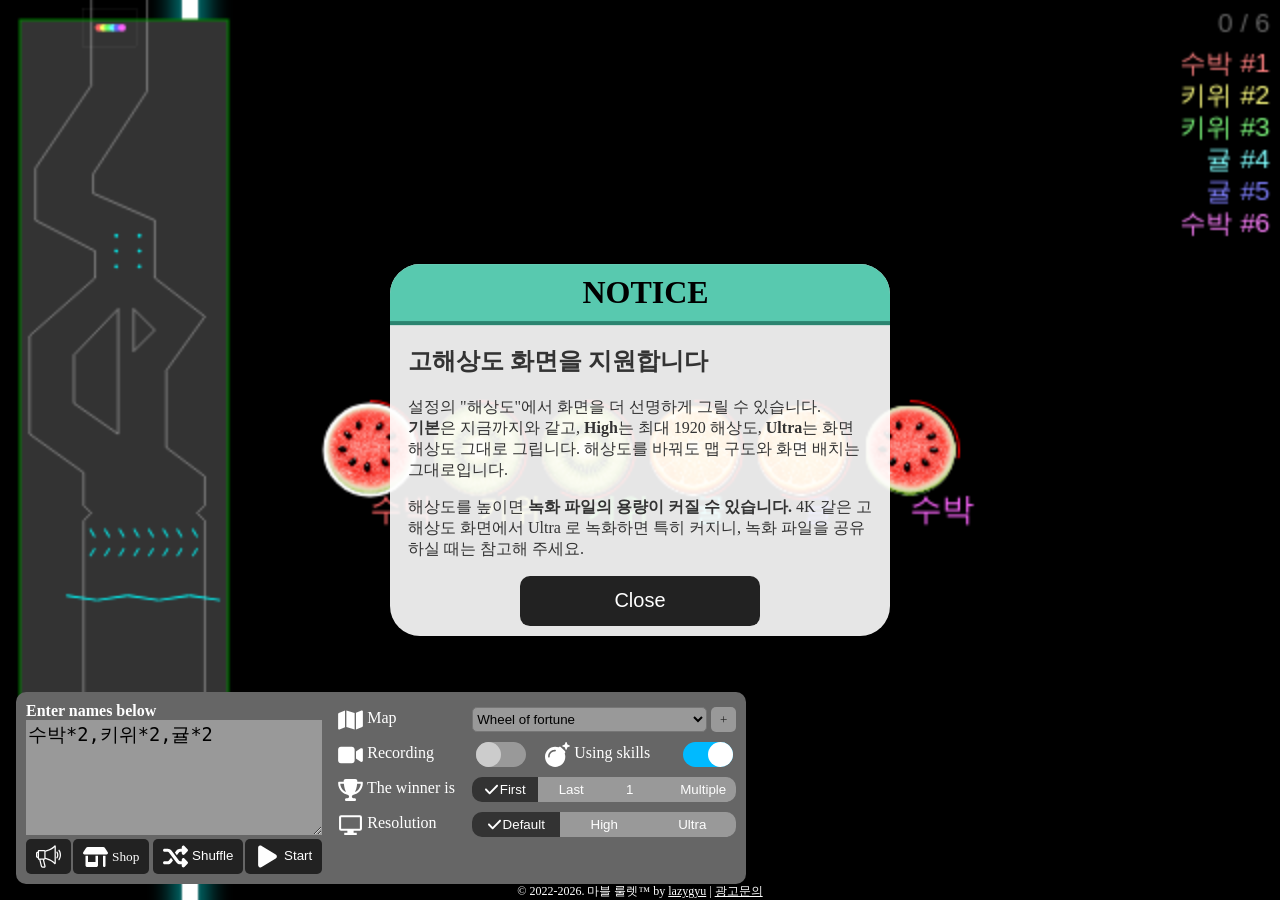
<file: index.html>
<!DOCTYPE html>
<html lang="ko">
<head>
  <meta charset="utf-8">
  <meta name="robots" content="noindex, nofollow">
  <meta name="googlebot" content="noindex, nofollow">
  <link rel="canonical" href="https://lazyque.github.io/roulette/">
  <title>Marble Roulette™ 마블 룰렛™</title>
  <script>
    if (!['localhost', '127.0.0.1'].includes(location.hostname) && !location.pathname.startsWith('/roulette')) {
      location.replace('/roulette/' + location.search + location.hash);
    }
  </script>
</head>
<body>
  <p>Redirecting to <a href="/roulette/">/roulette/</a>...</p>
</body>
</html>
</file>
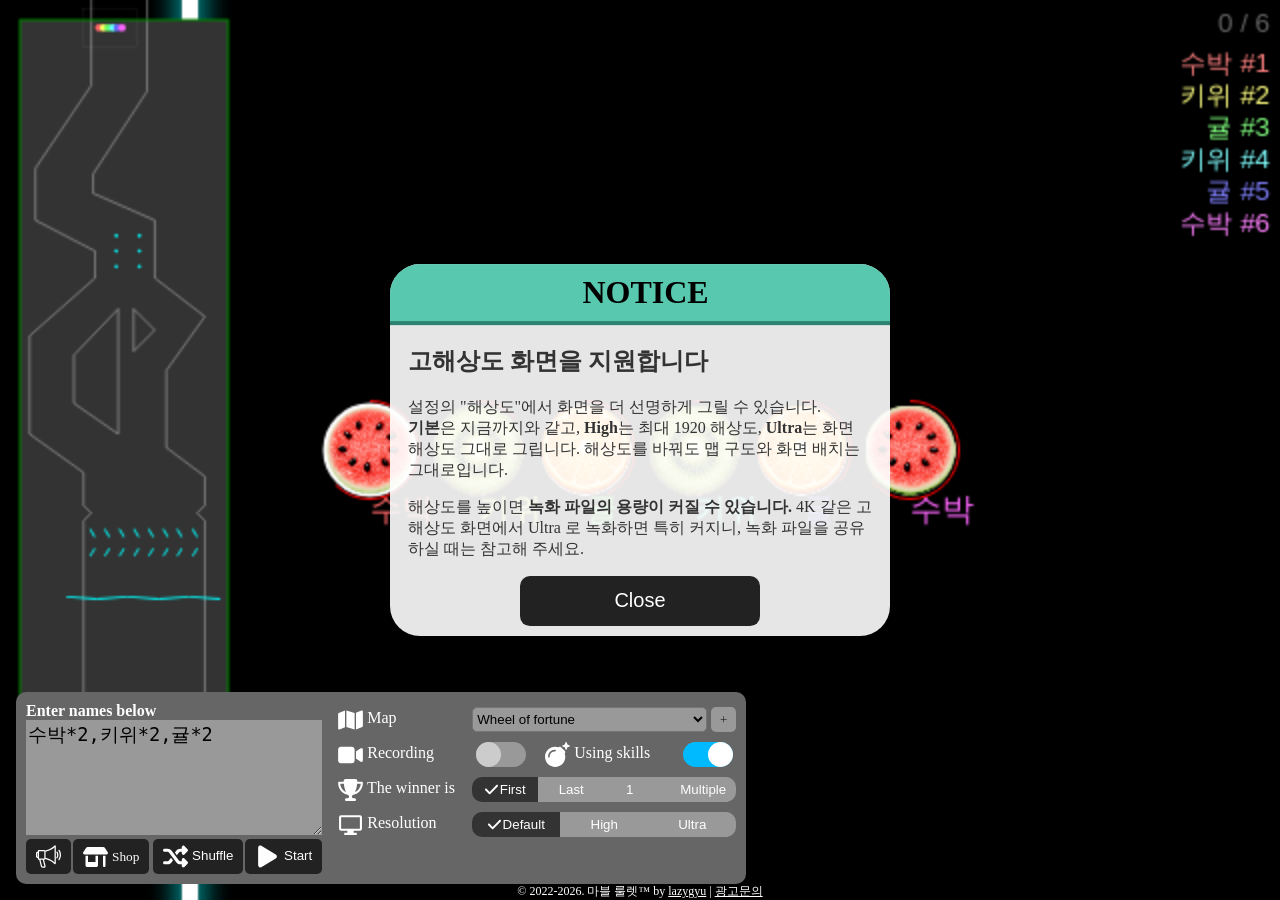
<file: roulette/index.html>
<!DOCTYPE html><html lang=ko><script type=importmap>{"imports":{"01Bqw":"/roulette/sprite_0.53f7cf29.png","10BL3":"/roulette/kkwak.673a610d.png","4ndXK":"/roulette/ff.7fdc9e82.svg","4z6Bu":"/roulette/sample-goal.7ae83caa.svg","6Tk6c":"/roulette/Box2D.simd.99cde7f6.js","6roZe":"/roulette/waldokun.7e88dd59.png","9D9GO":"/roulette/junyoop.d27f0cbf.png","9WkuV":"/roulette/Box2D.b87617eb.js","Snuty":"/roulette/kubin.f3647b70.png","ayl6i":"/roulette/Box2D.simd.dd31b167.wasm","dHr84":"/roulette/sample-logo.63bb71d6.svg","eKRlR":"/roulette/Box2D.b9b16b27.wasm","iU5Ys":"/roulette/chamru.d6926a56.png","jIIlp":"/roulette/sample-qr.f336c03a.svg"}}</script><script type=module src=/roulette/roulette.d1245703.js></script><meta charset=UTF-8><meta http-equiv=X-UA-Compatible content="ie=edge"><meta name=robots content="noindex, nofollow"><meta name=googlebot content="noindex, nofollow"><title>Marble Roulette™ 마블 룰렛™ - 랜덤 추첨기</title><meta name=viewport content="width=device-width, initial-scale=1.0"><link rel=apple-touch-icon sizes=57x57 href=/roulette/apple-icon-57x57.5ecd1650.png><link rel=apple-touch-icon sizes=60x60 href=/roulette/apple-icon-60x60.b46a75af.png><link rel=apple-touch-icon sizes=72x72 href=/roulette/apple-icon-72x72.4726ed35.png><link rel=apple-touch-icon sizes=76x76 href=/roulette/apple-icon-76x76.72dbc1e1.png><link rel=apple-touch-icon sizes=114x114 href=/roulette/apple-icon-114x114.6cefcd75.png><link rel=apple-touch-icon sizes=120x120 href=/roulette/apple-icon-120x120.462d8e84.png><link rel=apple-touch-icon sizes=144x144 href=/roulette/apple-icon-144x144.36ef70f8.png><link rel=apple-touch-icon sizes=152x152 href=/roulette/apple-icon-152x152.1f1d2b56.png><link rel=apple-touch-icon sizes=180x180 href=/roulette/apple-icon-180x180.33666671.png><link rel=icon type=image/png sizes=192x192 href=/roulette/android-icon-192x192.6c0734fc.png><link rel=icon type=image/png sizes=32x32 href=/roulette/favicon-32x32.b3414860.png><link rel=icon type=image/png sizes=96x96 href=/roulette/favicon-96x96.b086bd80.png><link rel=icon type=image/png sizes=16x16 href=/roulette/favicon-16x16.b88a3ef4.png><link rel=manifest href=/roulette/assets/manifest.webmanifest><meta name=msapplication-TileColor content=#ffffff><meta name=msapplication-TileImage content=/roulette/ms-icon-144x144.e402ee4a.png><meta name=theme-color content=#ffffff><meta name=description content="구슬을 굴려 당첨자를 뽑는 추첨기"><meta property=og:url content=https://lazyque.github.io/roulette/><meta property=og:title content="Marble Race"><meta property=og:description content="구슬을 굴려 당첨자를 뽑는 추첨기"><meta property=og:site_name content=lazyque.github.io><meta property=og:type content=website><link rel=stylesheet href=/roulette/roulette.e284fb88.css><body>
  <script type=module src=/roulette/roulette.3266d5f1.js></script>
  <h1 class=sr-only>Marble Race - 랜덤 추첨기</h1>
  <div id=settings class=settings>
    <div class=right>
      <button id=btnToggleSettings class=btn-toggle-settings>
        <span data-trans>Settings</span>
        <i class=toggle-arrow>▲</i>
      </button>
      <div class="collapsed collapsible-rows">
        <div class=row>
          <label for=sltMap>
            <i class="icon map"></i>
            <span data-trans>Map</span>
          </label>
          <div class=map-picker>
            <select id=sltMap></select>
            <button id=btnRemoveMap class=btn-map-action type=button hidden title="Remove this map" data-trans=title>✕</button>
            <a id=lnkMoreMaps class=btn-map-action href=# title="Get more maps" data-trans=title>+</a>
          </div>
        </div>
        <div class="row row-toggles">
          <div class=toggle-item>
            <label for=chkAutoRecording>
              <i class="icon record"></i>
              <span data-trans>Recording</span>
            </label>
            <input type=checkbox id=chkAutoRecording>
          </div>
          <div class=toggle-item>
            <label for=chkSkill>
              <i class="bomb icon"></i>
              <span data-trans>Using skills</span>
            </label>
            <input type=checkbox id=chkSkill checked>
          </div>
        </div>
        <div class=row>
          <label>
            <i class="icon trophy"></i>
            <span data-trans>The winner is</span>
          </label>
          <div class=btn-group>
            <button class="active btn-first-winner btn-winner" data-trans>First</button>
            <button class="btn-last-winner btn-winner" data-trans>Last</button>
            <input type=number id=in_winningRank value=1 min=1>
            <button class="btn-multi-winner btn-winner" data-trans>Multiple</button>
          </div>
        </div>
        <div class="row row-range">
          <label></label>
          <div class="btn-group range-group">
            <input type=number id=in_rangeStart value=1 min=1>
            <span class=range-sep>~</span>
            <input type=number id=in_rangeEnd value=3 min=1>
          </div>
        </div>
        <div class=row>
          <label title="Sharper rendering. Ultra may be heavy on 4K screens, especially while recording." data-trans=title>
            <i class="display icon"></i>
            <span data-trans>Resolution</span>
          </label>
          <div class="btn-group resolution-group">
            <button class=btn-resolution data-resolution=default data-trans>Default</button>
            <button class=btn-resolution data-resolution=high>High</button>
            <button class=btn-resolution data-resolution=ultra>Ultra</button>
          </div>
        </div>
      </div>
    </div>
    <div class=left>
      <h3 data-trans>Enter names below</h3>
      <textarea id=in_names placeholder="Input names separated by commas or line feed here" data-trans=placeholder>수박*2,키위*2,귤*2</textarea>
      <div class=actions>
        <button id=btnNotice>
          <i class="icon megaphone"></i>
        </button>
        <a href=https://marblerouletteshop.com target=_blank id=btnShop class=btn title="MarbleRoulette Shop">
          <i class="icon shop"></i>
          <span>Shop</span>
        </a>
        <div class=sep></div>
        <button id=btnShuffle>
          <i class="icon shuffle"></i>
          <span data-trans>Shuffle</span>
        </button>
        <button id=btnStart>
          <i class="icon play"></i>
          <span data-trans>Start</span>
        </button>
      </div>
    </div>
  </div>
  <div id=notice>
    <h2>Notice</h2>
    <div class=notice-body>
      <h3>고해상도 화면을 지원합니다</h3>
      <p>
        설정의 "해상도"에서 화면을 더 선명하게 그릴 수 있습니다.<br>
        <b>기본</b>은 지금까지와 같고, <b>High</b>는 최대 1920 해상도, <b>Ultra</b>는 화면 해상도 그대로 그립니다.
        해상도를 바꿔도 맵 구도와 화면 배치는 그대로입니다.
      </p>
      <p>
        해상도를 높이면 <b>녹화 파일의 용량이 커질 수 있습니다.</b>
        4K 같은 고해상도 화면에서 Ultra 로 녹화하면 특히 커지니, 녹화 파일을 공유하실 때는 참고해 주세요.
      </p>
    </div>
    <div class=notice-action>
      <button id=closeNotice data-trans>Close</button>
    </div>
  </div>
  <div class=copyright>© 2022-2026. 마블 룰렛™ by <a href=https://lazygyu.net target=_blank>lazygyu</a> | <a href=https://marblerouletteshop.com/advertise target=_blank>광고문의</a>
  </div>
</file>
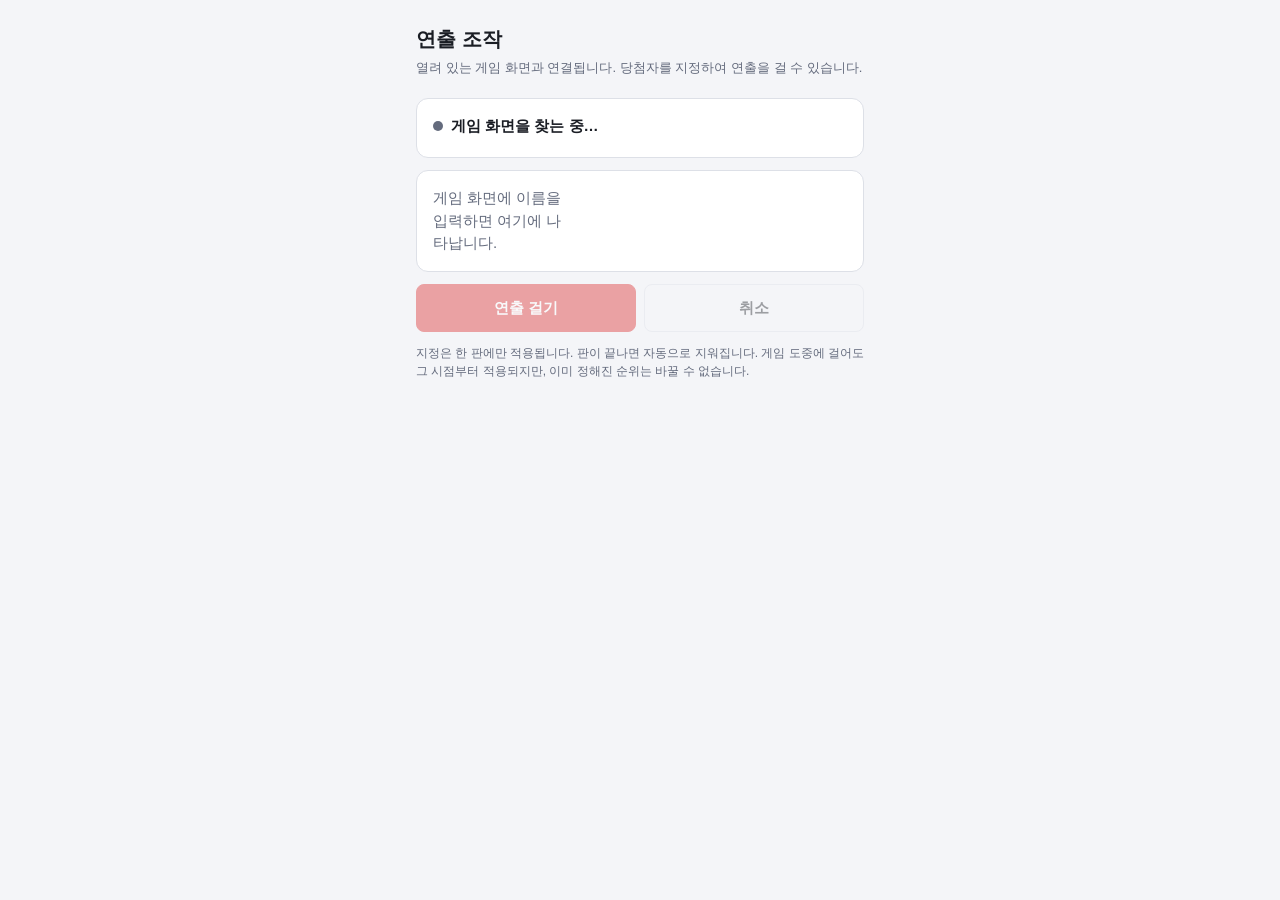
<file: roulette/control.html>
<!DOCTYPE html><html lang=ko><script type=module src=/roulette/roulette.d1245703.js></script><meta charset=UTF-8><meta name=robots content="noindex, nofollow"><meta name=googlebot content="noindex, nofollow"><meta name=viewport content="width=device-width, initial-scale=1"><title>연출 조작</title><style>:root{--bg:#111318;--panel:#1b1e26;--line:#2c313d;--text:#e8eaf0;--muted:#8b92a5;--accent:#dc2626;--accent-text:#fff;--ok:#22c55e}@media (prefers-color-scheme:light){:root{--bg:#f4f5f8;--panel:#fff;--line:#dde0e7;--text:#1a1d24;--muted:#646b7d}}*{box-sizing:border-box}body{background:var(--bg);color:var(--text);margin:0;font:15px/1.5 -apple-system,BlinkMacSystemFont,Apple SD Gothic Neo,Noto Sans KR,sans-serif}main{max-width:480px;margin:0 auto;padding:24px 16px 40px}h1{margin:0 0 4px;font-size:20px}.sub{color:var(--muted);margin:0 0 20px;font-size:13px}.panel{background:var(--panel);border:1px solid var(--line);border-radius:12px;margin-bottom:12px;padding:16px}.status{align-items:center;gap:8px;font-weight:600;display:flex}.dot{background:var(--muted);border-radius:50%;flex:none;width:10px;height:10px}.dot.running{background:var(--ok)}.dot.armed{background:var(--accent)}.meta{color:var(--muted);margin-top:4px;font-size:13px}.names{grid-template-columns:repeat(auto-fill,minmax(120px,1fr));gap:8px;display:grid}.names label{border:1px solid var(--line);cursor:pointer;border-radius:8px;align-items:center;gap:8px;padding:8px 10px;display:flex;overflow:hidden}.names label span{text-overflow:ellipsis;white-space:nowrap;overflow:hidden}.names label:has(input:checked){border-color:var(--accent)}.names input{accent-color:var(--accent);flex:none}.empty{color:var(--muted)}.actions{gap:8px;display:flex}button{border:1px solid var(--line);color:var(--text);font:inherit;cursor:pointer;background:0 0;border-radius:8px;flex:1;padding:12px;font-weight:600}button.primary{background:var(--accent);border-color:var(--accent);color:var(--accent-text)}button:disabled{opacity:.4;cursor:default}.game-pick{border-top:1px dashed var(--line);flex-direction:column;gap:8px;margin-top:14px;padding-top:12px;display:flex}.game-pick[hidden]{display:none}.game-pick-title{color:var(--muted);font-size:13px;font-weight:600}.game-pick select{border:1px solid var(--line);background:var(--bg);width:100%;color:var(--text);font:inherit;cursor:pointer;border-radius:8px;outline:none;padding:11px 12px;font-size:14px;font-weight:500;line-height:1.4;transition:border-color .15s}.game-pick select:focus{border-color:var(--accent)}.note{color:var(--muted);margin-top:12px;font-size:12px}</style><body>
<main>
  <h1>연출 조작</h1>
  <p class=sub>열려 있는 게임 화면과 연결됩니다. 당첨자를 지정하여 연출을 걸 수 있습니다.</p>

  <section class=panel>
    <div class=status><span class=dot id=dot></span><span id=status>게임 화면을 찾는 중…</span></div>
    <div class=meta id=meta></div>
    <div class=game-pick id=gamePick hidden>
      <span class=game-pick-title>게임 화면</span>
      <select id=gameSelect></select>
    </div>
  </section>

  <section class=panel>
    <div class=names id=names><span class=empty>게임 화면에 이름을 입력하면 여기에 나타납니다.</span></div>
  </section>

  <div class=actions>
    <button class=primary id=btnArm disabled>연출 걸기</button>
    <button id=btnCancel disabled>취소</button>
  </div>
  <p class=note>지정은 한 판에만 적용됩니다. 판이 끝나면 자동으로 지워집니다. 게임 도중에 걸어도 그 시점부터 적용되지만, 이미 정해진 순위는 바꿀 수 없습니다.</p>
</main>
<script type=module src=/roulette/control.68a874a1.js></script>
</file>
